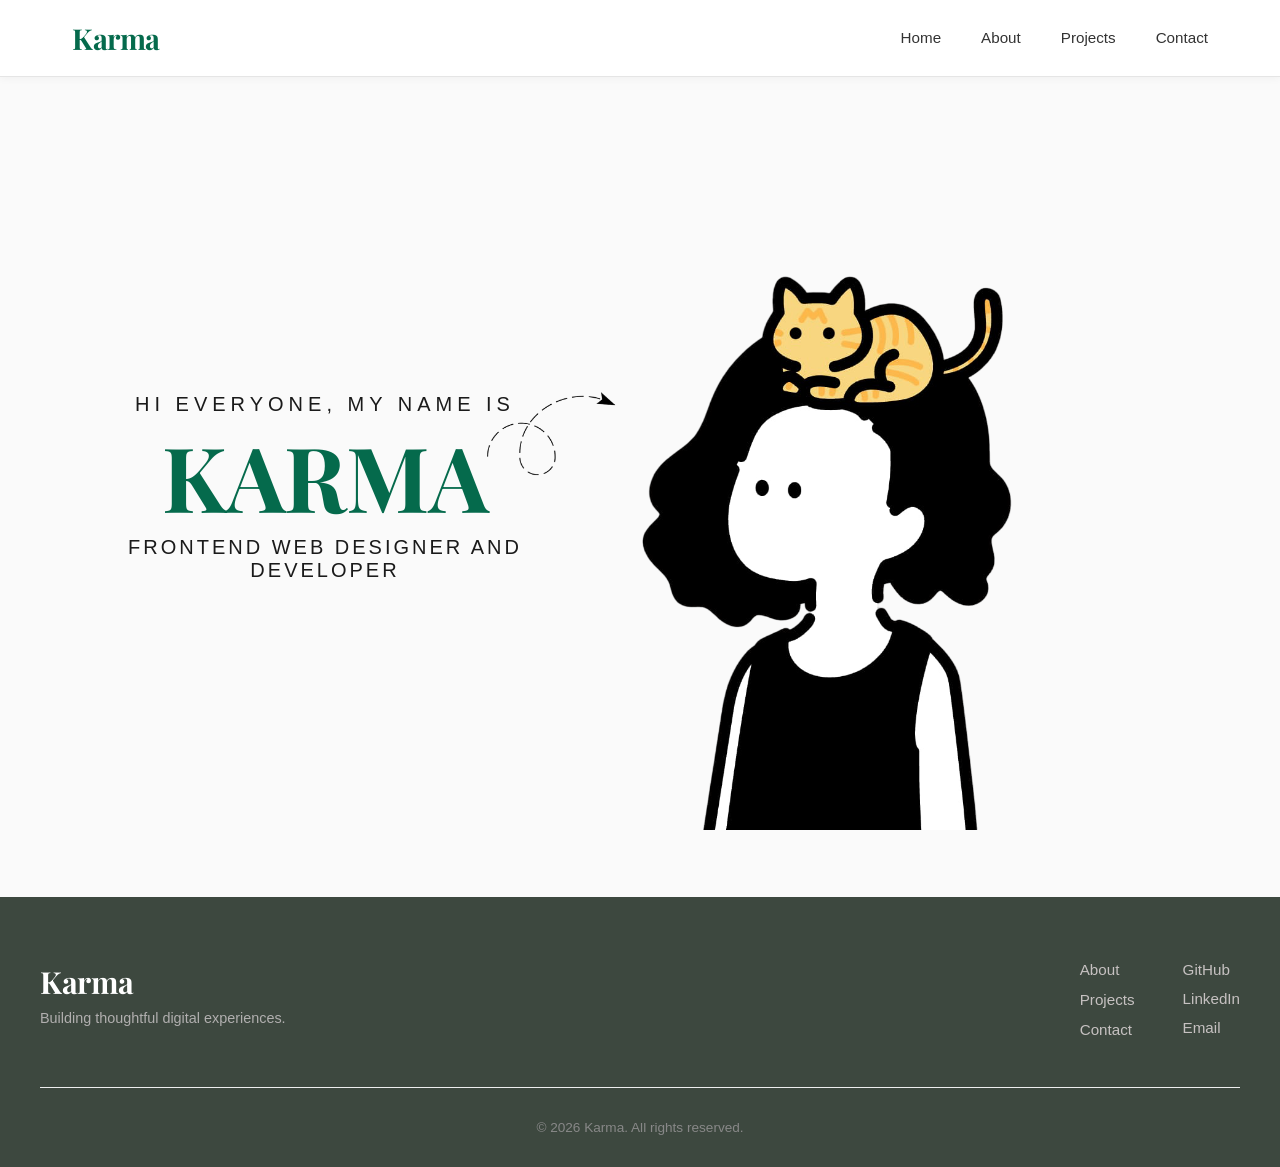
<file: index.html>
<!DOCTYPE html>
<html lang="en">

<head>
  <meta charset="UTF-8">
  <meta name="viewport" content="width=device-width, initial-scale=1.0">
  <title>Home | Swati Vishwakarma</title>
  <link rel="stylesheet" href="css/style.css">
  <link rel="stylesheet" href="css/responsive.css">
</head>

<body>
  <header>
    <nav>
      <a href="index.html" class="logo">Karma</a>
      <ul class="nav-links">
        <li><a href="index.html">Home</a></li>
        <li><a href="about.html">About</a></li>
        <li><a href="projects.html">Projects</a></li>
        <li><a href="contact.html">Contact</a></li>
      </ul>
    </nav>
  </header>

  <main class="container heroCont">
    <div class="heroTxtContent">
      <h5 class="heroSubTxt">Hi everyone, my name is</h5>
      <h1 class="heroMainTxt">Karma <img class="dottedArrow" src="assets/images/dottedArrow.png" alt="" width="160px"></h1>
      
      <h5 class="heroOccupation">frontend web DESIGNER and developer</h5>
    </div>
    <div class="heroImage">
      <img src="assets/images/PlaceholderImg.png" alt="Karma's placeholder avatar" width="630px">
    </div>
  </main>

  <footer class="footer">
    <div class="footer-container">
      <div class="footer-left">
        <a href="#" class="footer-logo">Karma</a>
        <p class="footer-tagline">Building thoughtful digital experiences.</p>
      </div>
  
      <div class="footer-right">
        <ul class="footer-links">
          <li><a href="#about">About</a></li>
          <li><a href="#projects">Projects</a></li>
          <li><a href="#contact">Contact</a></li>
        </ul>
        <div class="footer-socials">
          <a href="#" target="_blank" rel="noopener">GitHub</a>
          <a href="#" target="_blank" rel="noopener">LinkedIn</a>
          <a href="#">Email</a>
        </div>
      </div>
    </div>
  
    <div class="footer-bottom">
      <p>&copy; <span id="current-year"></span> Karma. All rights reserved.</p>
    </div>
    </footer>

  <script src="js/main.js"></script>
</body>

</html>
</file>
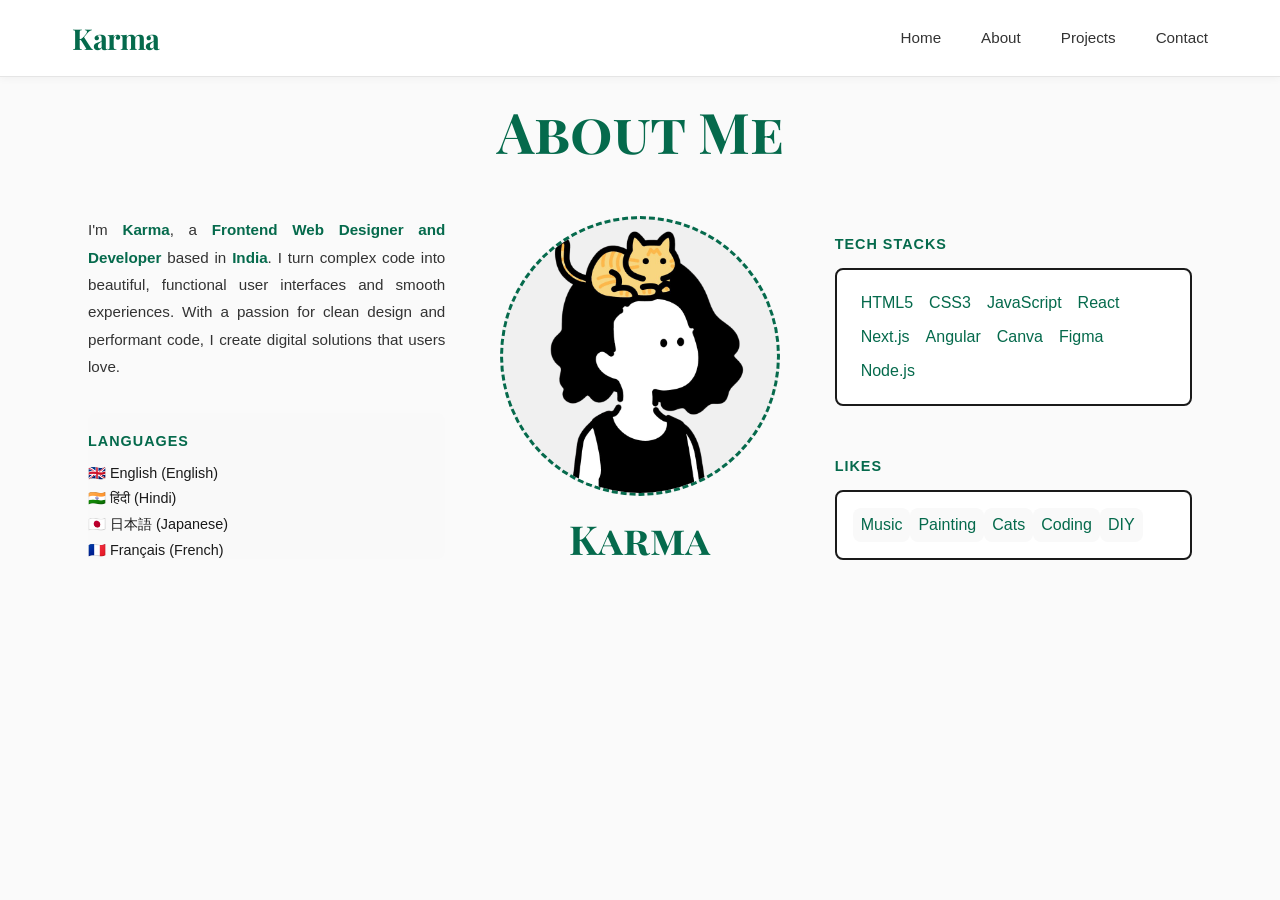
<file: about.html>
<!DOCTYPE html>
<html lang="en">

<head>
  <meta charset="UTF-8">
  <meta name="viewport" content="width=device-width, initial-scale=1.0">
  <title>About | Swati Vishwakarma</title>
  <link rel="stylesheet" href="css/style.css">
  <link rel="stylesheet" href="css/responsive.css">

</head>

<body>
  <header>
    <nav>
      <a href="index.html" class="logo">Karma</a>
      <ul class="nav-links">
        <li><a href="index.html">Home</a></li>
        <li><a href="about.html">About</a></li>
        <li><a href="projects.html">Projects</a></li>
        <li><a href="contact.html">Contact</a></li>
      </ul>
    </nav>
  </header>

  <main class="about-container">
    <h1 class="about-heading">About Me</h1>

    <div class="about-content">
      

      <!-- Right: Bio & Languages -->
      <div class="bio-section">
        <p class="bio-text">
          I'm <strong>Karma</strong>, a <strong>Frontend Web Designer and Developer</strong> based in
          <strong>India</strong>. I turn
          complex code into beautiful, functional user interfaces and smooth experiences. With a passion for clean
          design and performant code, I create digital solutions that users love.
        </p>
      
        <div class="languages">
          <div class="section-title">Languages</div>
          <ul class="languages-list">
            <li>🇬🇧 English (English)</li>
            <li>🇮🇳 हिंदी (Hindi)</li>
            <li>🇯🇵 日本語 (Japanese)</li>
            <li>🇫🇷 Français (French)</li>
          </ul>
        </div>
      </div>

      <!-- Center: Profile -->
      <div class="profile-section">
        <div class="profile-image">
          <img src="assets/images/PlaceholderImg.png" alt="Karma Profile Picture">
        </div>
        <div class="profile-name">Karma</div>
      </div>
      <!-- Left: Tech Stacks -->
      <div class="cont tech-stacks">
        <div class="tech-label section-title">Tech Stacks</div>
        <div class="tech-box">
          <div class="tech-items">
            <div class="tech-item">HTML5</div>
            <div class="tech-item">CSS3</div>
            <div class="tech-item">JavaScript</div>
            <div class="tech-item">React</div>
            <div class="tech-item">Next.js</div>
            <div class="tech-item">Angular</div>
            <div class="tech-item">Canva</div>
            <div class="tech-item">Figma</div>
            <div class="tech-item">Node.js</div>
          </div>
        </div>
        <!-- Left Bottom: Likes -->
        <div class="likes-section">
          <div class="section-title">Likes</div>
          <div class="likes-grid">
            <div class="like-item">Music</div>
            <div class="like-item">Painting</div>
            <div class="like-item">Cats</div>
            <div class="like-item">Coding</div>
            <div class="like-item">DIY</div>
          </div>
        </div>
      </div>
      
    </div>
  </main>
</body>

</html>
</file>
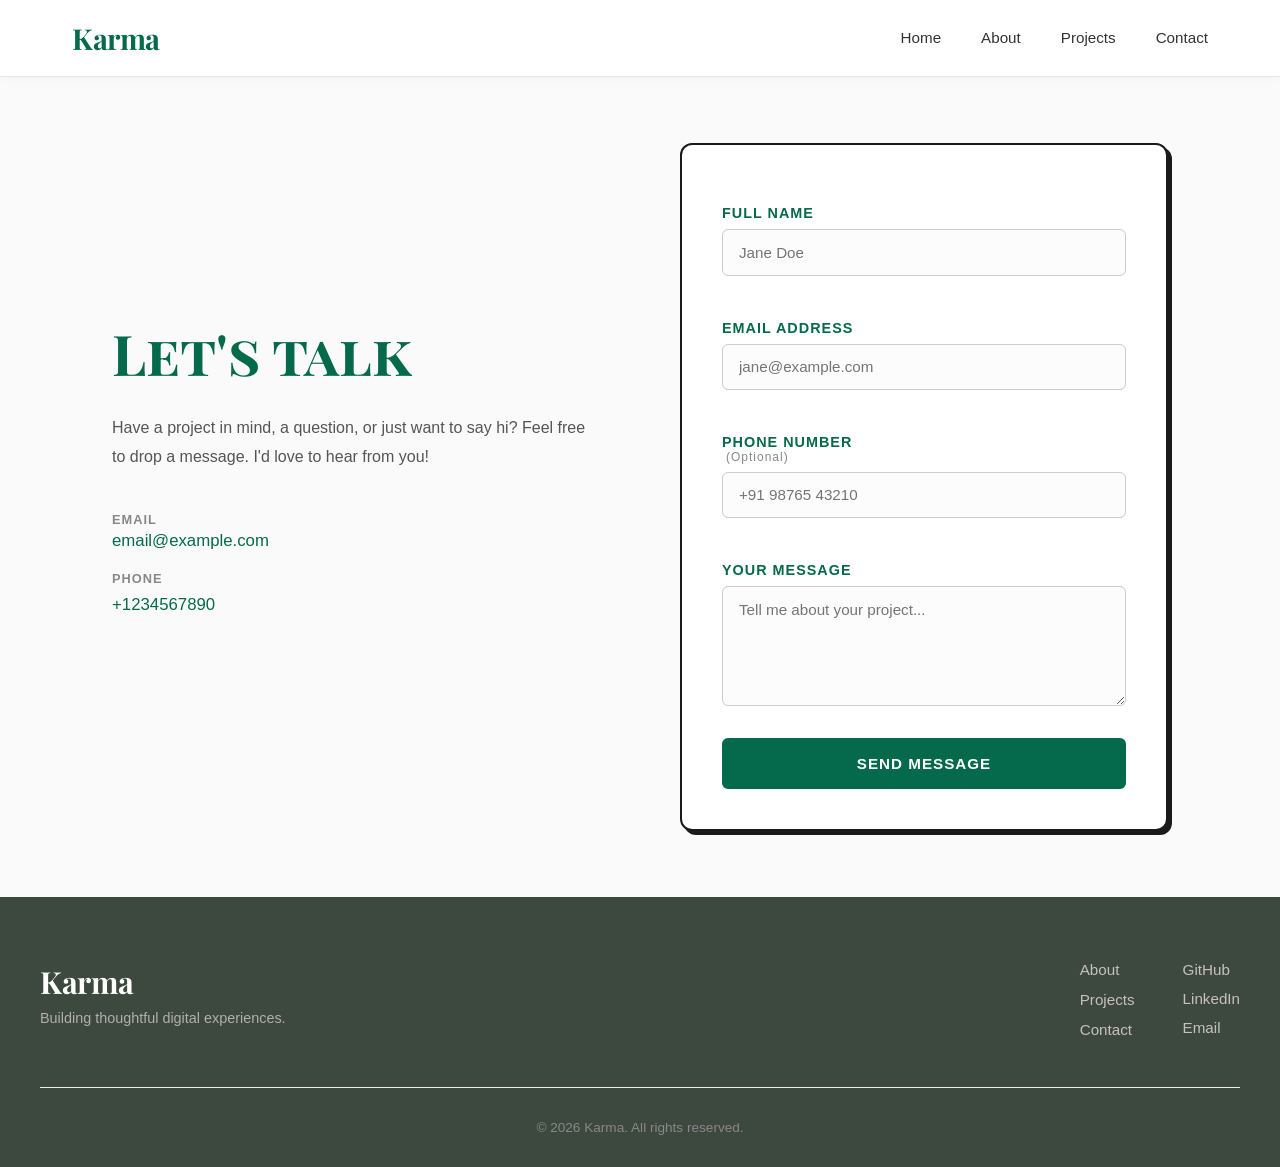
<file: contact.html>
<!DOCTYPE html>
<html lang="en">

<head>
  <meta charset="UTF-8">
  <meta name="viewport" content="width=device-width, initial-scale=1.0">
  <title>Contact | Swati Vishwakarma</title>
  <link rel="stylesheet" href="css/style.css">
  <link rel="stylesheet" href="css/responsive.css">
</head>

<body>
  <header>
    <nav>
      <a href="index.html" class="logo">Karma</a>
      <ul class="nav-links">
        <li><a href="index.html">Home</a></li>
        <li><a href="about.html">About</a></li>
        <li><a href="projects.html">Projects</a></li>
        <li><a href="contact.html">Contact</a></li>
      </ul>
    </nav>
  </header>

  <main class="container contact-section">
    <div class="contactText">
      <h2>Let's talk</h2>
      <p>Have a project in mind, a question, or just want to say hi? Feel free to drop a message. I'd love to hear from
        you!</p>
  
      <div class="contact-info-list">
        <div class="contact-info-item">
          <span class="info-label">Email</span>
          <a href="mailto:your.email@example.com">email@example.com</a>
        </div>
        <div class="contact-info-item">
          <span class="info-label">Phone</span>
          <p>+1234567890</p>
        </div>
      </div>
    </div>
  
    <div class="contactForm">
      <form autocomplete="on">
        <label for="Name" class="section-title">
          Full Name
          <input type="text" id="Name" name="name" placeholder="Jane Doe" required>
        </label>
  
        <label for="Email" class="section-title">
          Email Address
          <input type="email" id="Email" name="email" placeholder="jane@example.com" required>
        </label>
  
        <label for="Phone" class="section-title">
          Phone Number <span class="optional">(Optional)</span>
          <input type="tel" id="Phone" name="phone" placeholder="+91 98765 43210">
        </label>
  
        <label for="Message" class="section-title">
          Your Message
          <textarea id="Message" name="message" rows="4" placeholder="Tell me about your project..." required></textarea>
        </label>
  
        <button type="submit" class="submit-btn" id="submitBTN">Send Message</button>
      </form>
    </div>
  </main>

  <footer class="footer">
    <div class="footer-container">
      <div class="footer-left">
        <a href="#" class="footer-logo">Karma</a>
        <p class="footer-tagline">Building thoughtful digital experiences.</p>
      </div>
  
      <div class="footer-right">
        <ul class="footer-links">
          <li><a href="#about">About</a></li>
          <li><a href="#projects">Projects</a></li>
          <li><a href="#contact">Contact</a></li>
        </ul>
        <div class="footer-socials">
          <a href="#" target="_blank" rel="noopener">GitHub</a>
          <a href="#" target="_blank" rel="noopener">LinkedIn</a>
          <a href="#">Email</a>
        </div>
      </div>
    </div>
  
    <div class="footer-bottom">
      <p>&copy; <span id="current-year"></span> Karma. All rights reserved.</p>
    </div>
  </footer>

  <script src="js/main.js"></script>
</body>

</html>
</file>
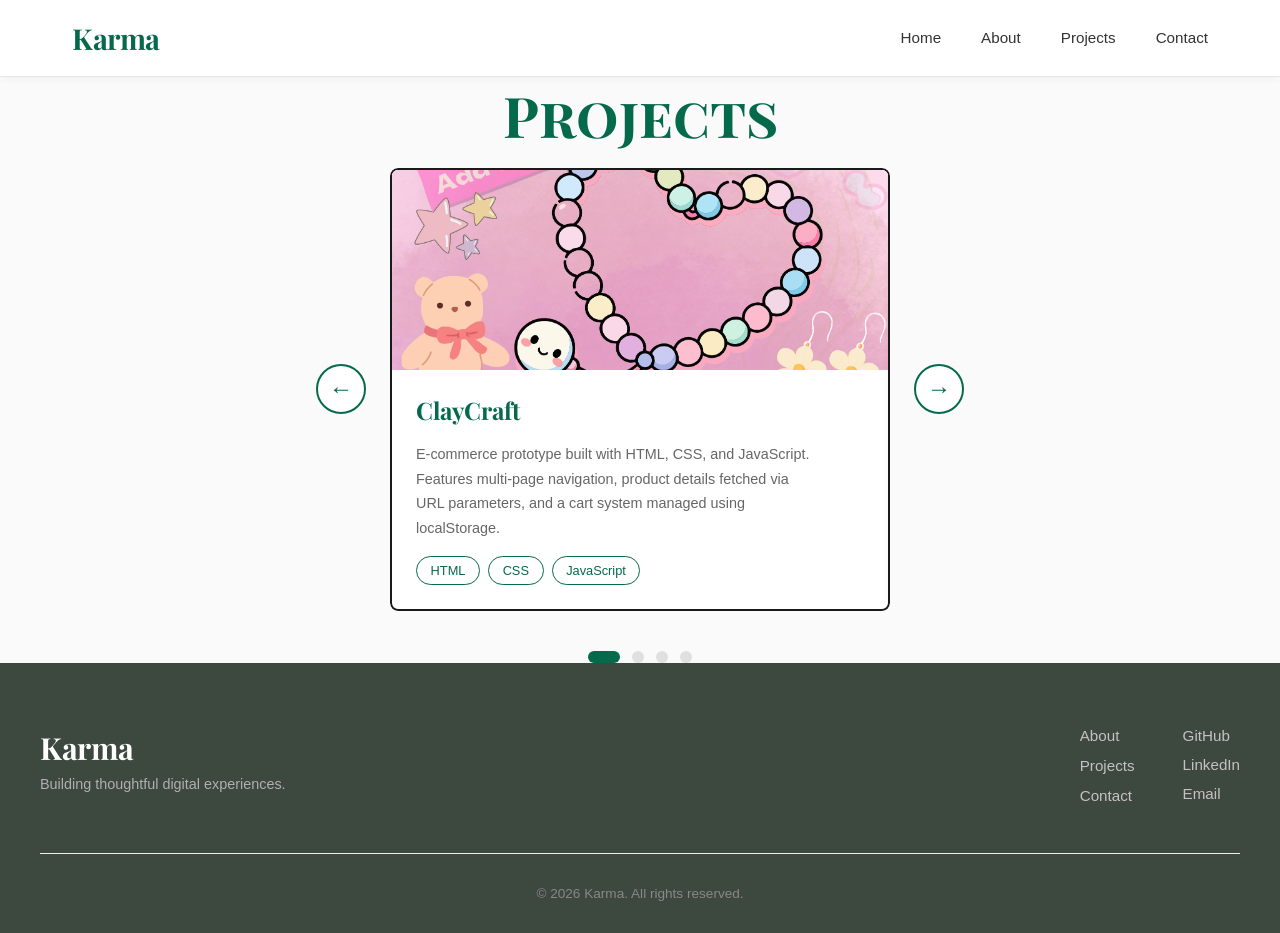
<file: projects.html>
<!DOCTYPE html>
<html lang="en">

<head>
  <meta charset="UTF-8">
  <meta name="viewport" content="width=device-width, initial-scale=1.0">
  <title>Projects | Swati Vishwakarma</title>
  <link rel="stylesheet" href="css/style.css">
  <link rel="stylesheet" href="css/responsive.css">
</head>

<body>
  <header>
    <nav>
      <a href="index.html" class="logo">Karma</a>
      <ul class="nav-links">
        <li><a href="index.html">Home</a></li>
        <li><a href="about.html">About</a></li>
        <li><a href="projects.html">Projects</a></li>
        <li><a href="contact.html">Contact</a></li>
      </ul>
    </nav>
  </header>

  <main>
    <section class="projects-container">
      <h2 class="projects-heading">Projects</h2>

      <div class="carousel-wrapper">
        <button class="carousel-btn prev-btn" aria-label="Previous project">
          <span>←</span>
        </button>

        <div class="carousel-container">
          <div class="carousel">
            <!-- Cards-->
          </div>
        </div>

        <button class="carousel-btn next-btn" aria-label="Next project">
          <span>→</span>
        </button>
      </div>

      <div class="carousel-indicators">
        <!-- Indicators-->
      </div>
    </section>
  </main>

  <footer class="footer">
    <div class="footer-container">
      <div class="footer-left">
        <a href="#" class="footer-logo">Karma</a>
        <p class="footer-tagline">Building thoughtful digital experiences.</p>
      </div>

      <div class="footer-right">
        <ul class="footer-links">
          <li><a href="#about">About</a></li>
          <li><a href="#projects">Projects</a></li>
          <li><a href="#contact">Contact</a></li>
        </ul>
        <div class="footer-socials">
          <a href="#" target="_blank" rel="noopener">GitHub</a>
          <a href="#" target="_blank" rel="noopener">LinkedIn</a>
          <a href="#">Email</a>
        </div>
      </div>
    </div>

    <div class="footer-bottom">
      <p>&copy; <span id="current-year"></span> Karma. All rights reserved.</p>
    </div>
  </footer>

  <script src="js/main.js"></script>
</body>

</html>
</file>
<file: css/style.css>
@import url('https://fonts.googleapis.com/css2?family=Playfair+Display:wght@400;700&display=swap');

:root {
  --navbar-height: 80px;
  --dark-turquoise: #056a4c;
}

* {
  margin: 0;
  padding: 0;
  box-sizing: border-box;
}

body {
  font-family: -apple-system, BlinkMacSystemFont, 'Segoe UI', Roboto, 'Helvetica Neue', Arial, sans-serif;
  background-color: #fafafa;
  color: #1a1a1a;
}

header {
  background-color: #ffffff;
  border-bottom: 1px solid #e5e5e5;
  position: sticky;
  top: 0;
  z-index: 100;
  box-shadow: 0 2px 8px rgba(0, 0, 0, 0.04);
}

nav {
  display: flex;
  justify-content: space-between;
  align-items: center;
  max-width: 1200px;
  margin: 0 auto;
  padding: 1.2rem 2rem;
}

.logo {
  font-size: 1.8rem;
  font-weight: 700;
  text-decoration: none;
  color: var(--dark-turquoise);
  font-family: 'Playfair Display', serif;
  letter-spacing: -0.5px;
  transition: color 0.3s ease;
}

.logo:hover {
  color: #177d5e;
}

.nav-links {
  display: flex;
  list-style: none;
  gap: 2.5rem;
}

.nav-links a {
  text-decoration: none;
  color: #333;
  font-size: 0.95rem;
  font-weight: 500;
  position: relative;
  transition: color 0.3s ease;
}

.nav-links a::after {
  content: '';
  position: absolute;
  bottom: -4px;
  left: 0;
  width: 0;
  height: 2px;
  background-color: var(--dark-turquoise);
  transition: width 0.3s ease;
}

.nav-links a:hover {
  color: #666;
}

.nav-links a:hover::after {
  width: 100%;
}

.container {
  height: calc(100vh - var(--navbar-height));
  display: flex;
  justify-content: center;
  align-items: center;
  overflow: hidden;
}

.heroTxtContent {
  display: flex;
  flex-direction: column;
  justify-content: center;
  align-items: center;
}

.heroImage {
  padding-top: 60px;
}

.heroSubTxt,
.heroMainTxt,
.heroOccupation {
  text-transform: uppercase;
}

.heroSubTxt {
  font-weight: 400;
  font-size: 20px;
  letter-spacing: 5px;
}

.heroMainTxt {
  position: relative;
  font-weight: 700;
  font-size: 90px;
  font-family: 'Playfair Display', serif;
  color: var(--dark-turquoise);
}

.dottedArrow {
  position: absolute;
  top: -30px;
  right: -140px;
}

.heroOccupation {
  font-weight: 500;
  font-size: 20px;
  width: 400px;
  letter-spacing: 3px;
  text-align: center;
}

/* About section */
.about-container {
  max-width: 1200px;
  margin: 0 auto;
  padding: 1rem 3rem;
}

.about-heading {
  text-align: center;
  font-family: 'Playfair Display', serif;
  font-size: 3.5rem;
  font-weight: 700;
  color: var(--dark-turquoise);
  font-variant-caps: small-caps;
  margin-bottom: 3rem;
}

.about-content {
  display: grid;
  grid-template-columns: 1fr 1fr 1fr;
  gap: 1rem;
  align-items: start;
}

/* Left Column - Tech Stacks */
.tech-stacks {
  display: flex;
  flex-direction: column;
}

.tech-box {
  border: 2px solid #1a1a1a;
  padding: 0.5rem;
  border-radius: 8px;
  background: #ffffff;
}

.tech-label {
  font-weight: 600;
  font-size: 0.9rem;
  text-transform: uppercase;
  margin-bottom: 1rem;
  letter-spacing: 1px;
}

.tech-items {
  display: flex;
  flex-wrap: wrap;
  gap: 1rem;
  justify-content: start;
  padding: 1rem;
}

.tech-item {
  font-size: 1rem;
  display: flex;
  align-items: center;
  justify-content: center;
  color: var(--dark-turquoise);
}

/* Left Bottom - Likes */
.likes-section {
  display: flex;
  flex-direction: column;
  margin-top: 2rem;
  gap: 1rem;
}

.section-title {
  font-weight: 700;
  font-size: 0.9rem;
  margin-top: 20px;
  text-transform: uppercase;
  letter-spacing: 1px;
  color: var(--dark-turquoise);
}

.likes-grid {
  display: flex;
  border: 2px solid #1a1a1a;
  padding: 1rem;
  border-radius: 8px;
  background: #ffffff;
}

.like-item {
  background: #f9f9f9;
  padding: 0.5rem;
  border-radius: 8px;
  text-align: center;
  color: var(--dark-turquoise);
  font-size: 1rem;
}

/* Center Column - Profile */
.profile-section {
  display: flex;
  flex-direction: column;
  align-items: center;
  gap: 1rem;
}

.profile-image {
  width: 280px;
  height: 280px;
  background: #f0f0f0;
  border-radius: 50%;
  display: flex;
  align-items: center;
  justify-content: center;
  border: 3px dashed var(--dark-turquoise);
  overflow: hidden;
}

.profile-image img {
  width: 100%;
  height: 100%;
  object-fit: cover;
  object-position: 50% 90%;
  transform: scale(1.2) scaleX(-1);
}

.profile-name {
  font-family: 'Playfair Display', serif;
  font-size: 2.5rem;
  font-weight: 700;
  color: var(--dark-turquoise);
  font-variant-caps: small-caps;
  text-align: center;
}

/* Right Column - Bio */
.bio-section {
  display: flex;
  flex-direction: column;
  gap: 2rem;
}

.bio-text {
  font-size: 0.95rem;
  line-height: 1.8;
  color: #333;
  text-align: justify;
}

.bio-text strong {
  color: var(--dark-turquoise);
}

.languages {
  background: #f9f9f9;
  border-radius: 8px;
  display: flex;
  flex-direction: column;
  gap: 1rem;
}

.languages-list {
  list-style: none;
  display: flex;
  flex-direction: column;
  gap: 0.5rem;
}

.languages-list li {
  font-size: 0.9rem;
}


/* Projects Section */
.projects-container {
  width: 100%;
  overflow: visible;
}

.projects-heading {
  text-align: center;
  font-family: 'Playfair Display', serif;
  font-size: 3.5rem;
  font-weight: 700;
  color: var(--dark-turquoise);
  font-variant-caps: small-caps;
  margin-bottom: 1rem;
}

.carousel-wrapper {
  display: flex;
  justify-content: center;
  align-items: center;
  gap: 1.5rem;
  position: relative;
  max-width: 900px;
  margin: 0 auto;
}

.carousel-container {
  overflow: hidden;
  width: 100%;
  max-width: 500px;
  border-radius: 8px;
}

.carousel {
  display: flex;
  transition: transform 0.5s ease-in-out;
}

.project-card {
  min-width: 100%;
  flex-shrink: 0;
  overflow: hidden;
  border: 2px solid #1a1a1a;
  border-radius: 8px;
  background: #ffffff;
  display: flex;
  flex-direction: column;
  box-shadow: 0 2px 8px rgba(0, 0, 0, 0.08);
}

.project-image {
  width: 100%;
  height: 200px;
  overflow: hidden;
  display: flex;
  align-items: center;
  justify-content: center;
  background: #f5f5f5;
}

.project-image img {
  width: 100%;
  height: 100%;
  object-fit: cover;
  object-position: 50% 30%;
}

.project-info {
  padding: 1.5rem;
  display: flex;
  flex-direction: column;
  gap: 1rem;
  flex: 1;
}

.project-name {
  font-family: 'Playfair Display', serif;
  font-size: 1.5rem;
  font-weight: 700;
  color: var(--dark-turquoise);
  margin: 0;
}

.project-description {
  width: 400px;
  font-size: 0.9rem;
  line-height: 1.7;
  color: #666;
  text-wrap: wrap;
  margin: 0;
}

.project-tech {
  display: flex;
  flex-wrap: wrap;
  gap: 0.5rem;
  margin-top: auto;
}

.tech-tag {
  background: #ffffff;
  color: var(--dark-turquoise);
  padding: 0.35rem 0.85rem;
  border-radius: 20px;
  font-size: 0.8rem;
  font-weight: 500;
  border: 1.5px solid var(--dark-turquoise);
  transition: all 0.3s ease;
  white-space: nowrap;
}

.tech-tag:hover {
  background: var(--dark-turquoise);
  color: #ffffff;
}

/* Carousel Buttons */
.carousel-btn {
  background: #ffffff;
  border: 2px solid var(--dark-turquoise);
  color: var(--dark-turquoise);
  width: 50px;
  height: 50px;
  border-radius: 50%;
  cursor: pointer;
  display: flex;
  align-items: center;
  justify-content: center;
  font-size: 1.5rem;
  font-weight: bold;
  transition: all 0.3s ease;
  flex-shrink: 0;
}

.carousel-btn:hover {
  background: var(--dark-turquoise);
  color: #ffffff;
  transform: scale(1.1);
}

.carousel-btn:active {
  transform: scale(0.95);
}

/* Carousel Indicators */
.carousel-indicators {
  display: flex;
  justify-content: center;
  gap: 0.75rem;
  margin-top: 2.5rem;
}

.indicator {
  width: 12px;
  height: 12px;
  border-radius: 50%;
  background: #e0e0e0;
  cursor: pointer;
  transition: all 0.3s ease;
  border: 2px solid transparent;
}

.indicator.active {
  background: var(--dark-turquoise);
  width: 32px;
  border-radius: 6px;
}

.indicator:hover {
  background: var(--dark-turquoise);
}

/* Contact Section */
.contact-section {
  display: grid;
  grid-template-columns: 1fr 1fr;
  gap: 5rem;
  padding: 4rem 7rem;
  align-items: center;
  height: auto;
  min-height: calc(100vh - var(--navbar-height));
}

.contactText h2 {
  font-family: 'Playfair Display', serif;
  font-size: 3.5rem;
  font-weight: 700;
  color: var(--dark-turquoise);
  font-variant-caps: small-caps;
  margin-bottom: 1.5rem;
}

.contactText p {
  font-size: 1rem;
  line-height: 1.8;
  color: #555;
  margin-bottom: 2.5rem;
}

.contact-info-list {
  display: flex;
  flex-direction: column;
  gap: 1.25rem;
}

.contact-info-item .info-label {
  display: block;
  font-size: 0.8rem;
  font-weight: 700;
  text-transform: uppercase;
  letter-spacing: 1px;
  color: #888;
  margin-bottom: 0.25rem;
}

.contact-info-item a,
.contact-info-item p {
  font-size: 1.05rem;
  color: var(--dark-turquoise);
  text-decoration: none;
  font-weight: 500;
  transition: opacity 0.3s ease;
}

.contact-info-item a:hover {
  opacity: 0.8;
}

.contactForm {
  background: #ffffff;
  border: 2px solid #1a1a1a;
  padding: 2.5rem;
  border-radius: 12px;
  box-shadow: 4px 4px 0px #1a1a1a;
}

form {
  display: flex;
  flex-direction: column;
  gap: 1.5rem;
}

form label {
  display: flex;
  flex-direction: column;
  font-size: 0.85rem;
  font-weight: 700;
  text-transform: uppercase;
  letter-spacing: 1px;
  color: var(--dark-turquoise);
}

form label .optional {
  font-size: 0.75rem;
  font-weight: 400;
  color: #888;
  text-transform: none;
  margin-left: 0.25rem;
}

form label input,
form label textarea {
  margin-top: 0.5rem;
  padding: 0.85rem 1rem;
  font-family: inherit;
  font-size: 0.95rem;
  border: 1.5px solid #ccc;
  border-radius: 6px;
  background-color: #fcfcfc;
  color: #1a1a1a;
  outline: none;
  transition: all 0.3s ease;
}

form label input:focus,
form label textarea:focus {
  border-color: var(--dark-turquoise);
  background-color: #ffffff;
  box-shadow: 0 0 0 3px rgba(5, 106, 76, 0.1);
}

form label textarea {
  resize: vertical;
  min-height: 120px;
}

.submit-btn {
  margin-top: 0.5rem;
  background-color: var(--dark-turquoise);
  color: #ffffff;
  border: 2px solid var(--dark-turquoise);
  padding: 0.95rem 1.5rem;
  font-size: 0.95rem;
  font-weight: 600;
  text-transform: uppercase;
  letter-spacing: 1px;
  border-radius: 6px;
  cursor: pointer;
  transition: all 0.3s ease;
}

.submit-btn:hover {
  background-color: #ffffff;
  color: var(--dark-turquoise);
  transform: translateY(-2px);
  box-shadow: 0 4px 12px rgba(5, 106, 76, 0.15);
}

.submit-btn:active {
  transform: translateY(0);
}

/* Footer Section */
.footer {
  background-color: #3d483f;
  padding: 4rem 2rem 2rem 2rem;
  color: white;
}

.footer-container {
  max-width: 1200px;
  margin: 0 auto;
  display: flex;
  justify-content: space-between;
  align-items: flex-start;
  flex-wrap: wrap;
  gap: 2rem;
  padding-bottom: 3rem;
  border-bottom: 1px solid #eee;
}

.footer-left {
  display: flex;
  flex-direction: column;
  gap: 0.5rem;
}

.footer-logo {
  font-family: 'Playfair Display', serif;
  font-size: 1.9rem;
  font-weight: 700;
  text-decoration: none;
  color: white;
  letter-spacing: -0.5px;
  transition: opacity 0.3s ease;
}

.footer-logo:hover {
  opacity: 0.8;
}

.footer-tagline {
  font-size: 0.9rem;
  color: #b1afaf;
}

.footer-right {
  display: flex;
  gap: 3rem;
}

.footer-links,
.footer-socials {
  list-style: none;
  display: flex;
  flex-direction: column;
  gap: 0.75rem;
}

.footer-links a,
.footer-socials a {
  text-decoration: none;
  color: #c6c1c1;
  font-size: 0.95rem;
  font-weight: 500;
  transition: color 0.3s ease;
}

.footer-links a:hover,
.footer-socials a:hover {
  color: white;
}

.footer-bottom {
  max-width: 1200px;
  margin: 2rem auto 0 auto;
  text-align: center;
  font-size: 0.85rem;
  color: #888;
}
</file>
<file: css/responsive.css>
/* TABLET - 768px and below */
@media (max-width: 768px) {
  :root {
    --navbar-height: 60px;
  }

  /* Navigation */
  nav {
    padding: 1rem 1.5rem;
  }

  .logo {
    font-size: 1.5rem;
  }

  .nav-links {
    gap: 1.5rem;
  }

  .nav-links a {
    font-size: 0.85rem;
  }

  /* Hero Section */
  .heroCont{
    display: grid;
    grid-template-rows: auto auto;
    grid-column: 1fr;
    gap: 0;
  }
  .heroTxtContent{
    margin: 0;
    padding: 3rem 0 0 0;
  }
  .heroImage img{
    width: 400px;
  }
  .heroMainTxt {
    font-size: 60px;
  }

  .heroSubTxt {
    font-size: 16px;
    letter-spacing: 3px;
  }

  .heroOccupation {
    font-size: 16px;
    width: 300px;
    letter-spacing: 2px;
  }

  .dottedArrow {
    display: none;
  }

  /* About Section */
  .about-container {
    padding: 1rem 1.5rem;
  }

  .about-heading {
    font-size: 2.5rem;
    margin-bottom: 2rem;
  }

  .about-content {
    grid-template-columns: 1fr;
    gap: 2rem;
  }

  .profile-image {
    width: 220px;
    height: 220px;
  }

  .profile-name {
    font-size: 2rem;
  }

  .bio-text {
    font-size: 0.9rem;
  }

  .project-description {
    width: 100%;
  }

  .cont {
    width: 100%;
  }

  .about-content {
    width: 100%;
  }

  /* Projects Section */
  .projects-heading {
    font-size: 2.5rem;
    margin-bottom: 1.5rem;
  }

  .carousel-wrapper {
    gap: 1rem;
  }

  .carousel-container {
    max-width: 400px;
  }

  .carousel {
    display: flex;
    transition: transform 0.5s ease-in-out;
    width: 100%;
  }

  .project-card {
    min-width: 100%;
    overflow: hidden;
    display: flex;
    flex-direction: column;
  }

  .project-info {
    padding: 1.5rem;
    display: flex;
    flex-direction: column;
    gap: 1rem;
    flex: 1;
    overflow: hidden;
  }

  .project-description {
    width: 250px;
    max-width: 100%;
    word-wrap: break-word;
    overflow-wrap: break-word;
    white-space: normal;
  }

  /* Contact Section */
  .contact-section {
    grid-template-columns: 1fr;
    gap: 2rem;
    padding: 2rem 1.5rem;
  }

  .contactText h2 {
    font-size: 2.5rem;
  }

  .contactForm {
    padding: 1.5rem;
  }

  /* Footer */
  .footer-container {
    gap: 1rem;
    flex-direction: column;
  }

  .footer-right {
    gap: 2rem;
  }

  .footer-logo {
    font-size: 1.6rem;
  }
}

/* MOBILE - 480px and below */
@media (max-width: 480px) {
  :root {
    --navbar-height: 60px;
  }

  /* Navigation */
  nav {
    padding: 0.8rem 1rem;
    flex-direction: column;
    gap: 1rem;
  }

  .logo {
    font-size: 1.3rem;
  }

  .nav-links {
    gap: 1rem;
    font-size: 0.75rem;
  }

  .nav-links a {
    font-size: 0.75rem;
  }

  /* Hero Section */
  .container {
    height: calc(100vh - var(--navbar-height));
  }

  .heroTxtContent {
    padding: 0 1rem;
  }

  .heroMainTxt {
    font-size: 45px;
    margin: 0.5rem 0;
  }

  .heroSubTxt {
    font-size: 14px;
    letter-spacing: 2px;
  }

  .heroOccupation {
    font-size: 14px;
    width: 100%;
    max-width: 250px;
    letter-spacing: 1px;
  }

  /* About Section */
  .about-container {
    padding: 1rem;
  }

  .about-heading {
    font-size: 2rem;
    margin-bottom: 1.5rem;
  }

  .about-content {
    gap: 1.5rem;
  }

  .tech-items {
    gap: 0.5rem;
  }

  .profile-image {
    width: 180px;
    height: 180px;
  }

  .profile-name {
    font-size: 1.5rem;
  }

  .bio-text {
    font-size: 0.85rem;
    text-align: left;
  }

  .section-title {
    font-size: 0.8rem;
  }

  /* Projects Section */
  .projects-heading {
    font-size: 2rem;
    margin-bottom: 1rem;
  }

  .carousel-wrapper {
    flex-direction: column;
    gap: 1rem;
    max-width: 100%;
  }

  .carousel-container {
    max-width: 100%;
    width: 90vw;
  }

  .carousel-btn {
    width: 45px;
    height: 45px;
    font-size: 1.2rem;
  }

  .project-name {
    font-size: 1.3rem;
  }

  .project-description {
    font-size: 0.85rem;
  }

  .tech-tag {
    font-size: 0.7rem;
    padding: 0.3rem 0.7rem;
  }

  /* Contact Section */
  .contact-section {
    padding: 1.5rem 1rem;
    min-height: auto;
  }

  .contactText h2 {
    font-size: 2rem;
    margin-bottom: 1rem;
  }

  .contactText p {
    font-size: 0.9rem;
    margin-bottom: 1.5rem;
  }

  .contact-info-item .info-label {
    font-size: 0.7rem;
  }

  .contact-info-item a,
  .contact-info-item p {
    font-size: 0.95rem;
  }

  .contactForm {
    padding: 1.25rem;
    box-shadow: 2px 2px 0px #1a1a1a;
  }

  form {
    gap: 1rem;
  }

  form label {
    font-size: 0.75rem;
  }

  form label input,
  form label textarea {
    padding: 0.7rem 0.85rem;
    font-size: 0.9rem;
  }

  .submit-btn {
    padding: 0.85rem 1rem;
    font-size: 0.85rem;
  }

  /* Footer */
  .footer {
    padding: 2rem 1rem 1rem 1rem;
  }

  .footer-container {
    border-bottom: none;
    padding-bottom: 1.5rem;
  }

  .footer-logo {
    font-size: 1.4rem;
  }

  .footer-tagline {
    font-size: 0.8rem;
  }

  .footer-right {
    flex-direction: column;
    gap: 1.5rem;
    width: 100%;
  }

  .footer-links,
  .footer-socials {
    gap: 0.5rem;
  }

  .footer-links a,
  .footer-socials a {
    font-size: 0.85rem;
  }

  .footer-bottom {
    font-size: 0.75rem;
    margin-top: 1rem;
  }
}

/* Extra Small Devices - 360px and below */
@media (max-width: 360px) {
  .heroMainTxt {
    font-size: 36px;
  }

  .heroSubTxt {
    font-size: 12px;
  }

  .carousel-container {
    width: 95vw;
  }

  .about-heading,
  .projects-heading,
  .contactText h2 {
    font-size: 1.75rem;
  }
}
</file>
